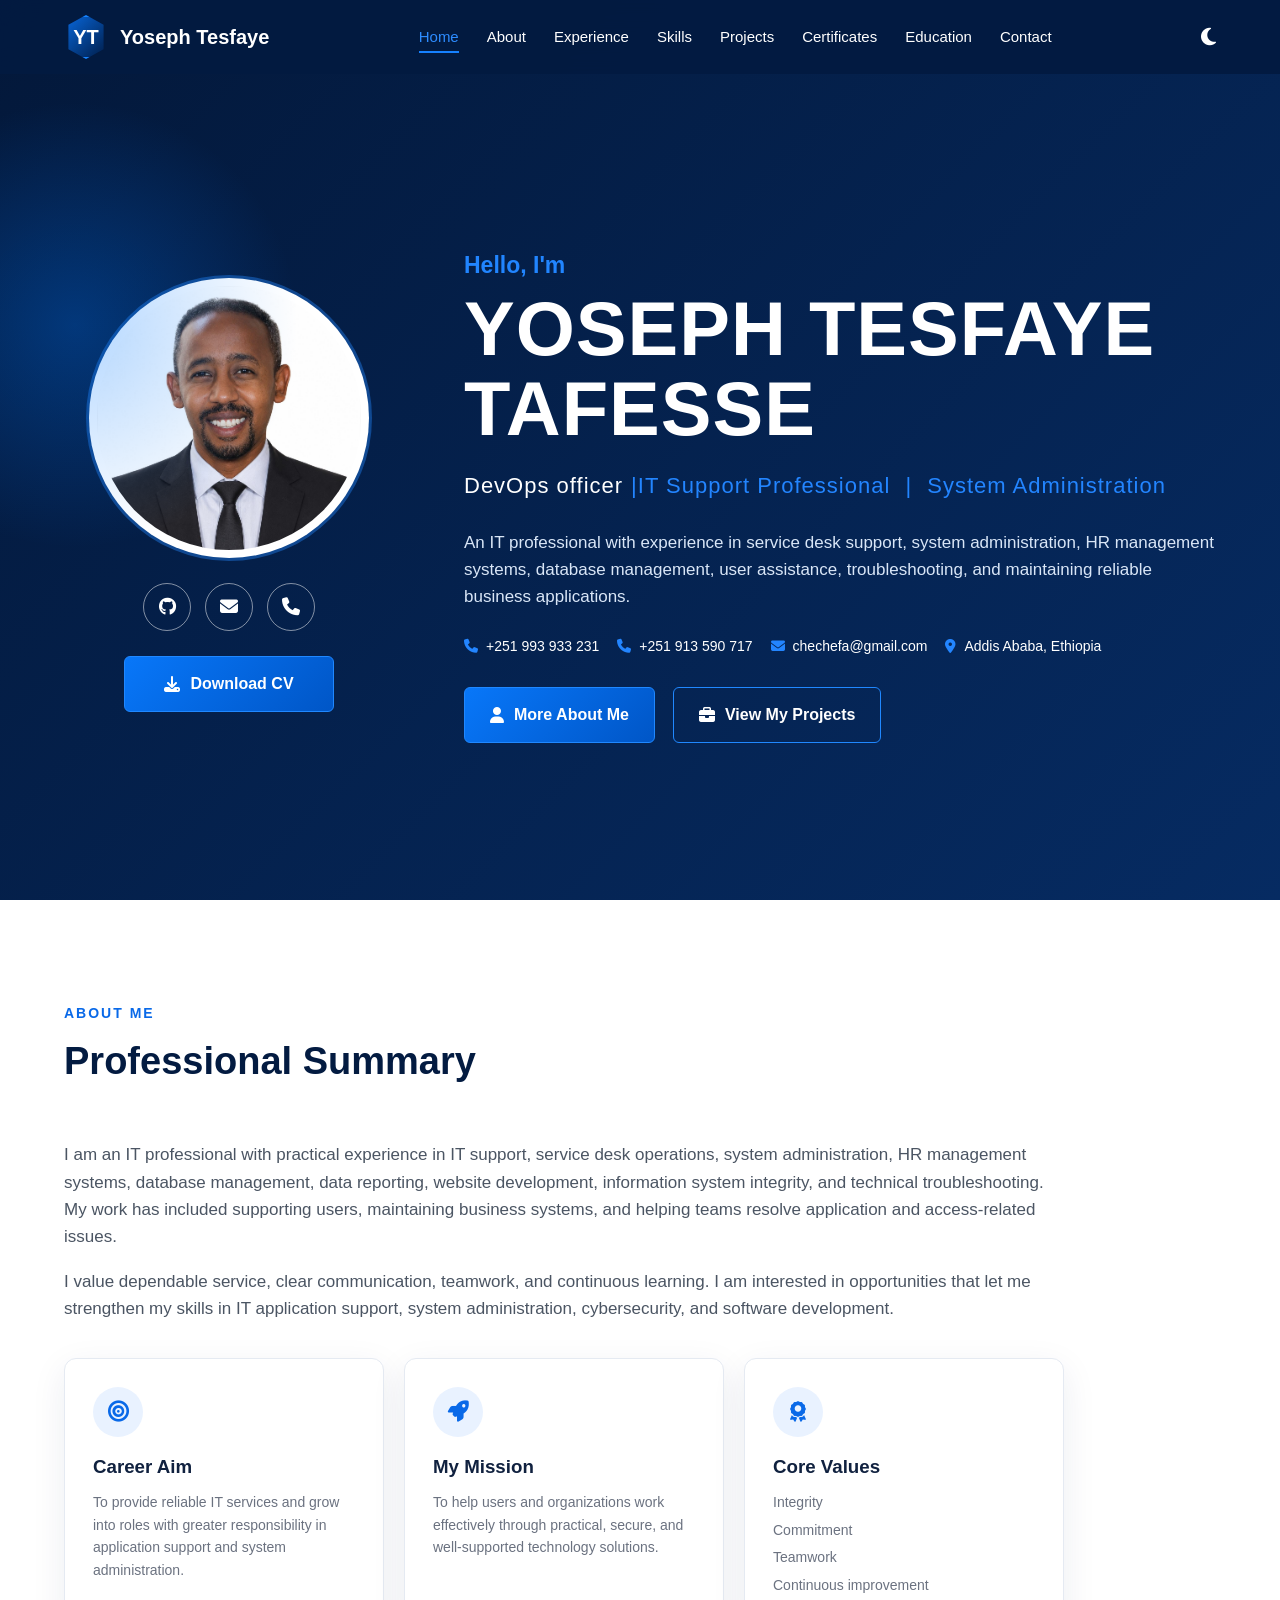
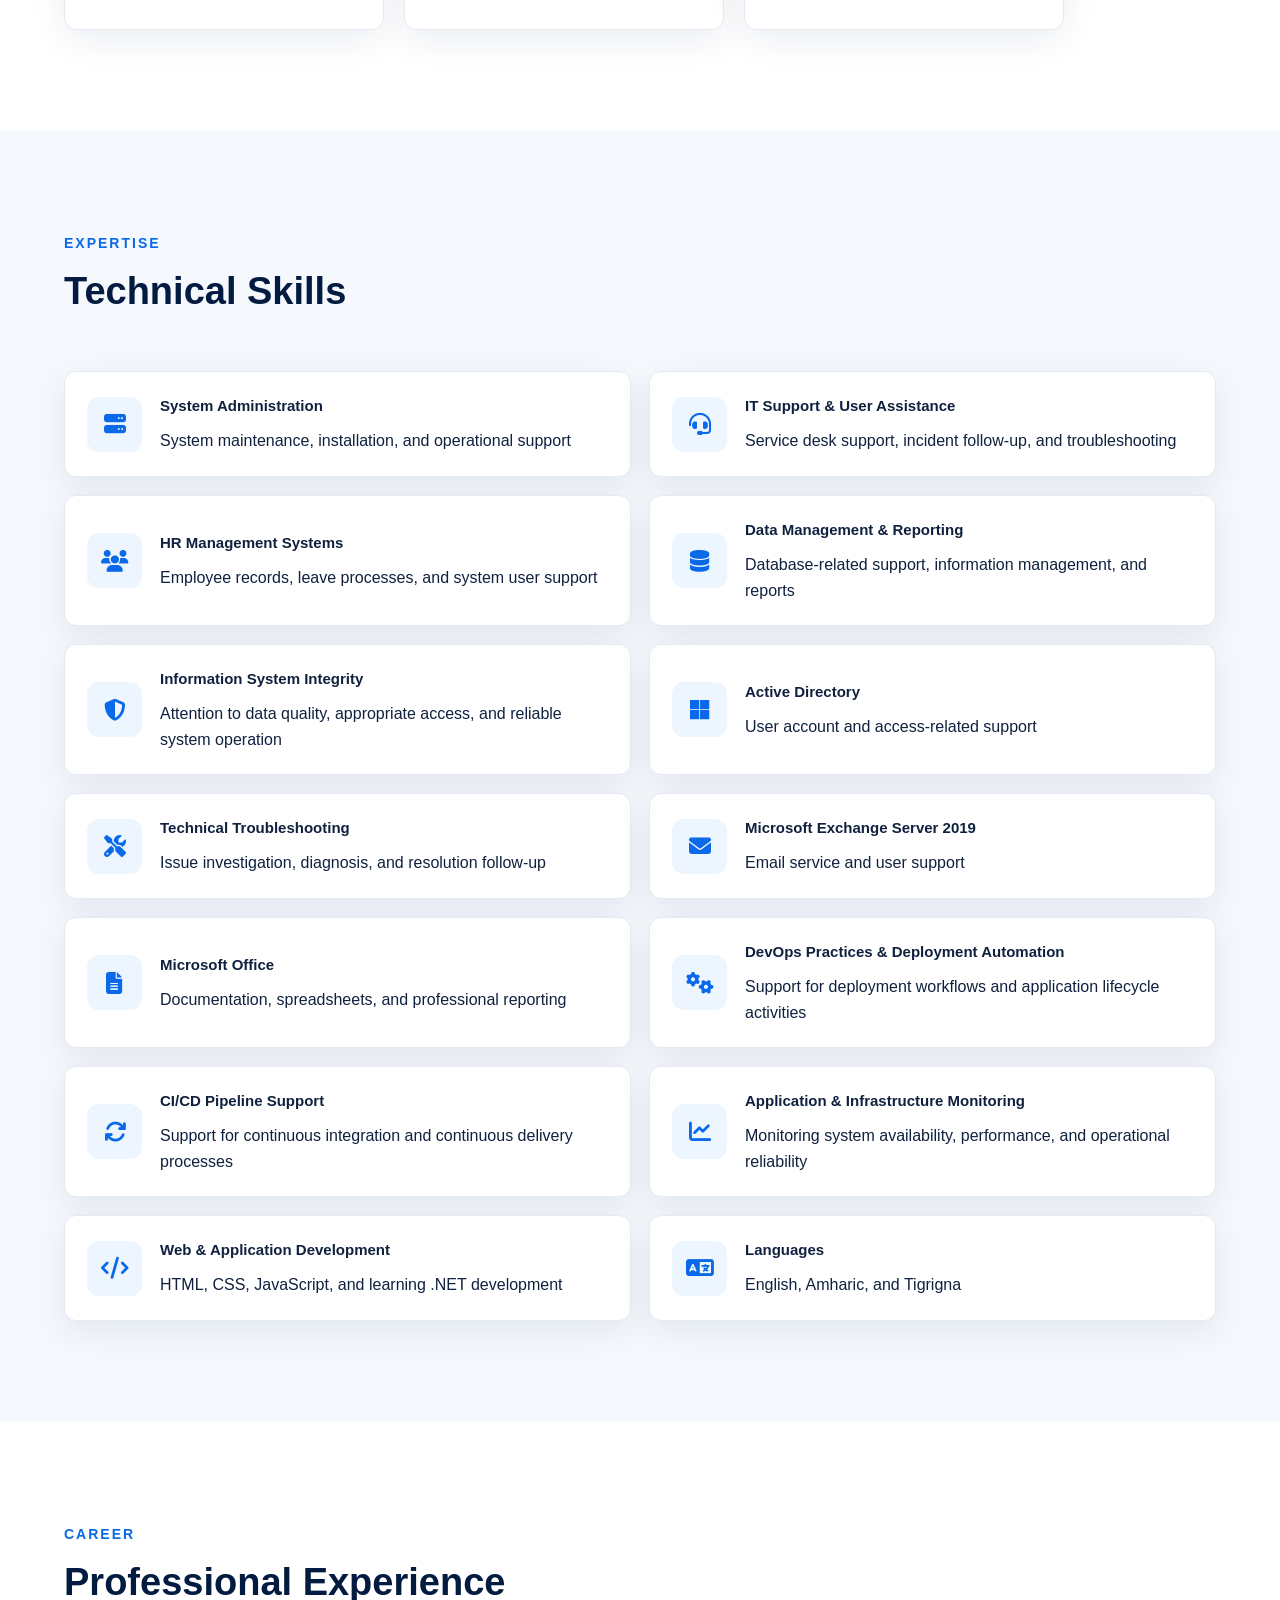
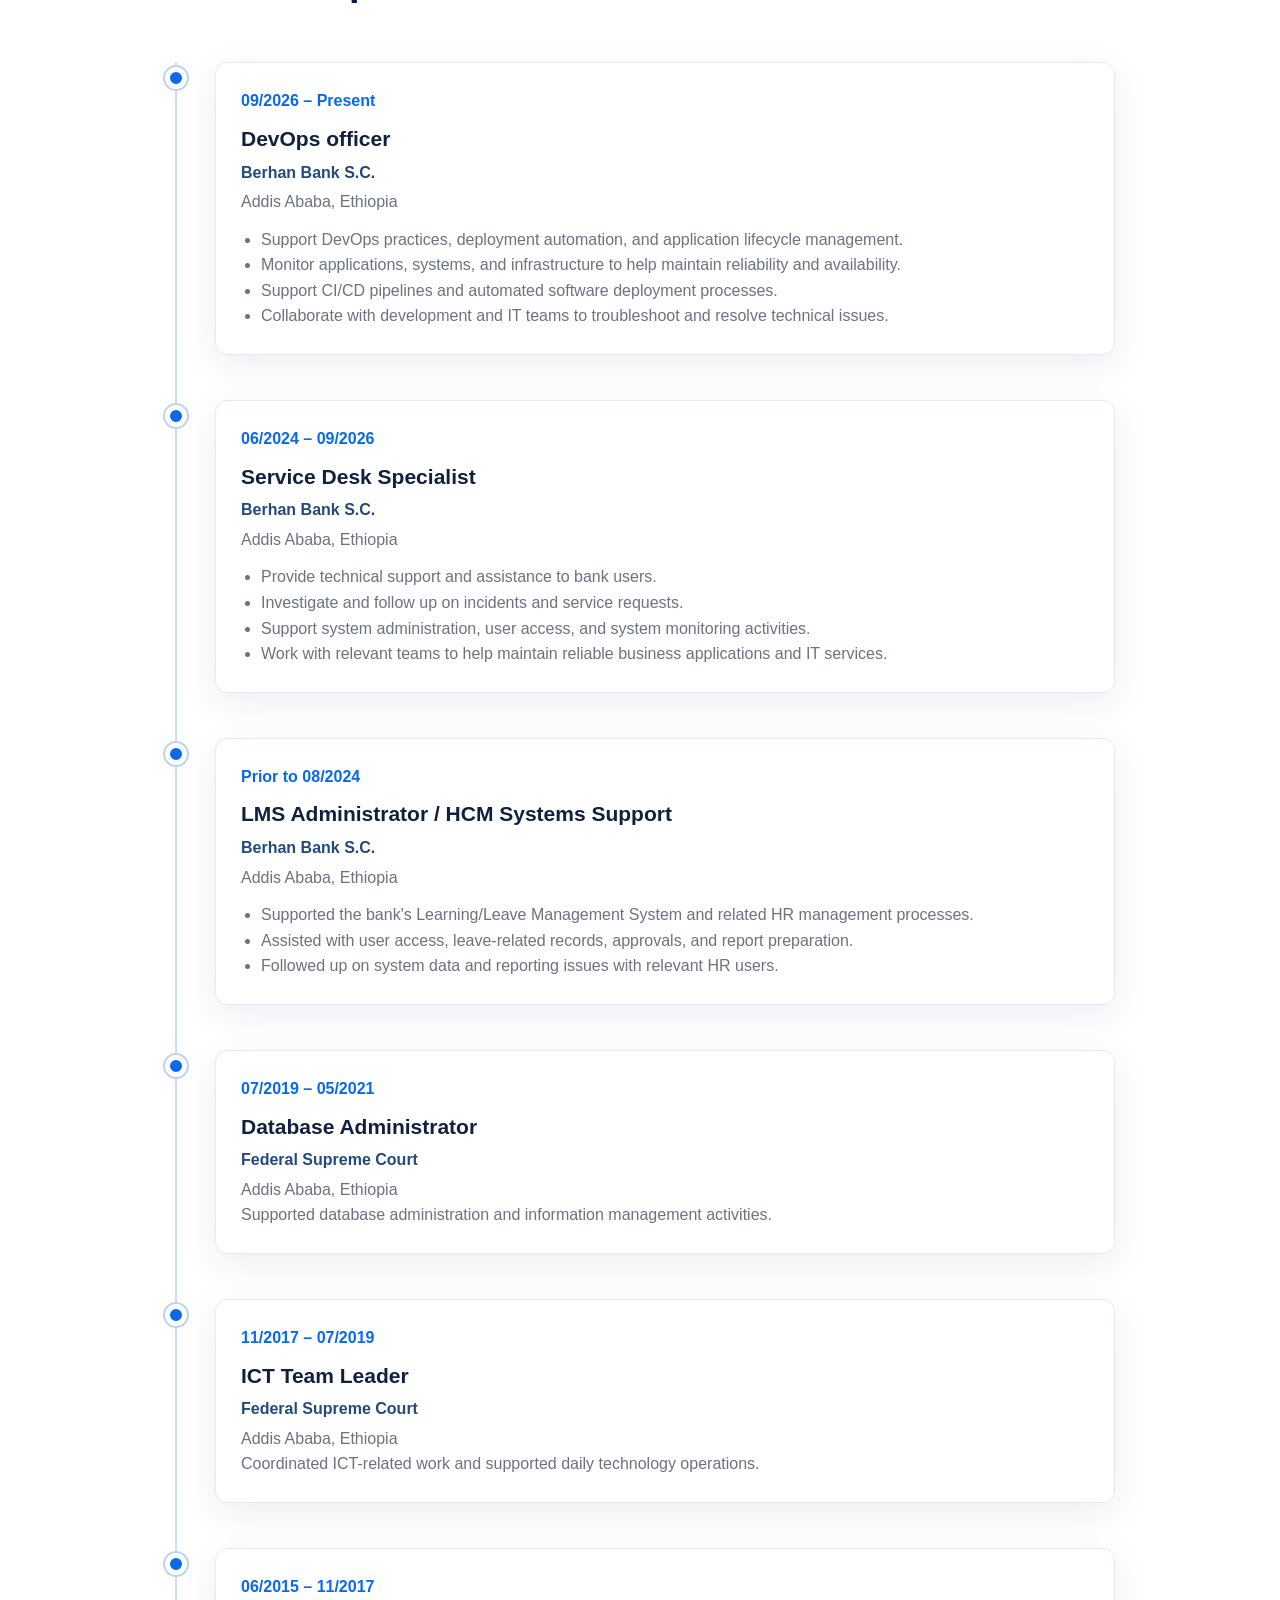
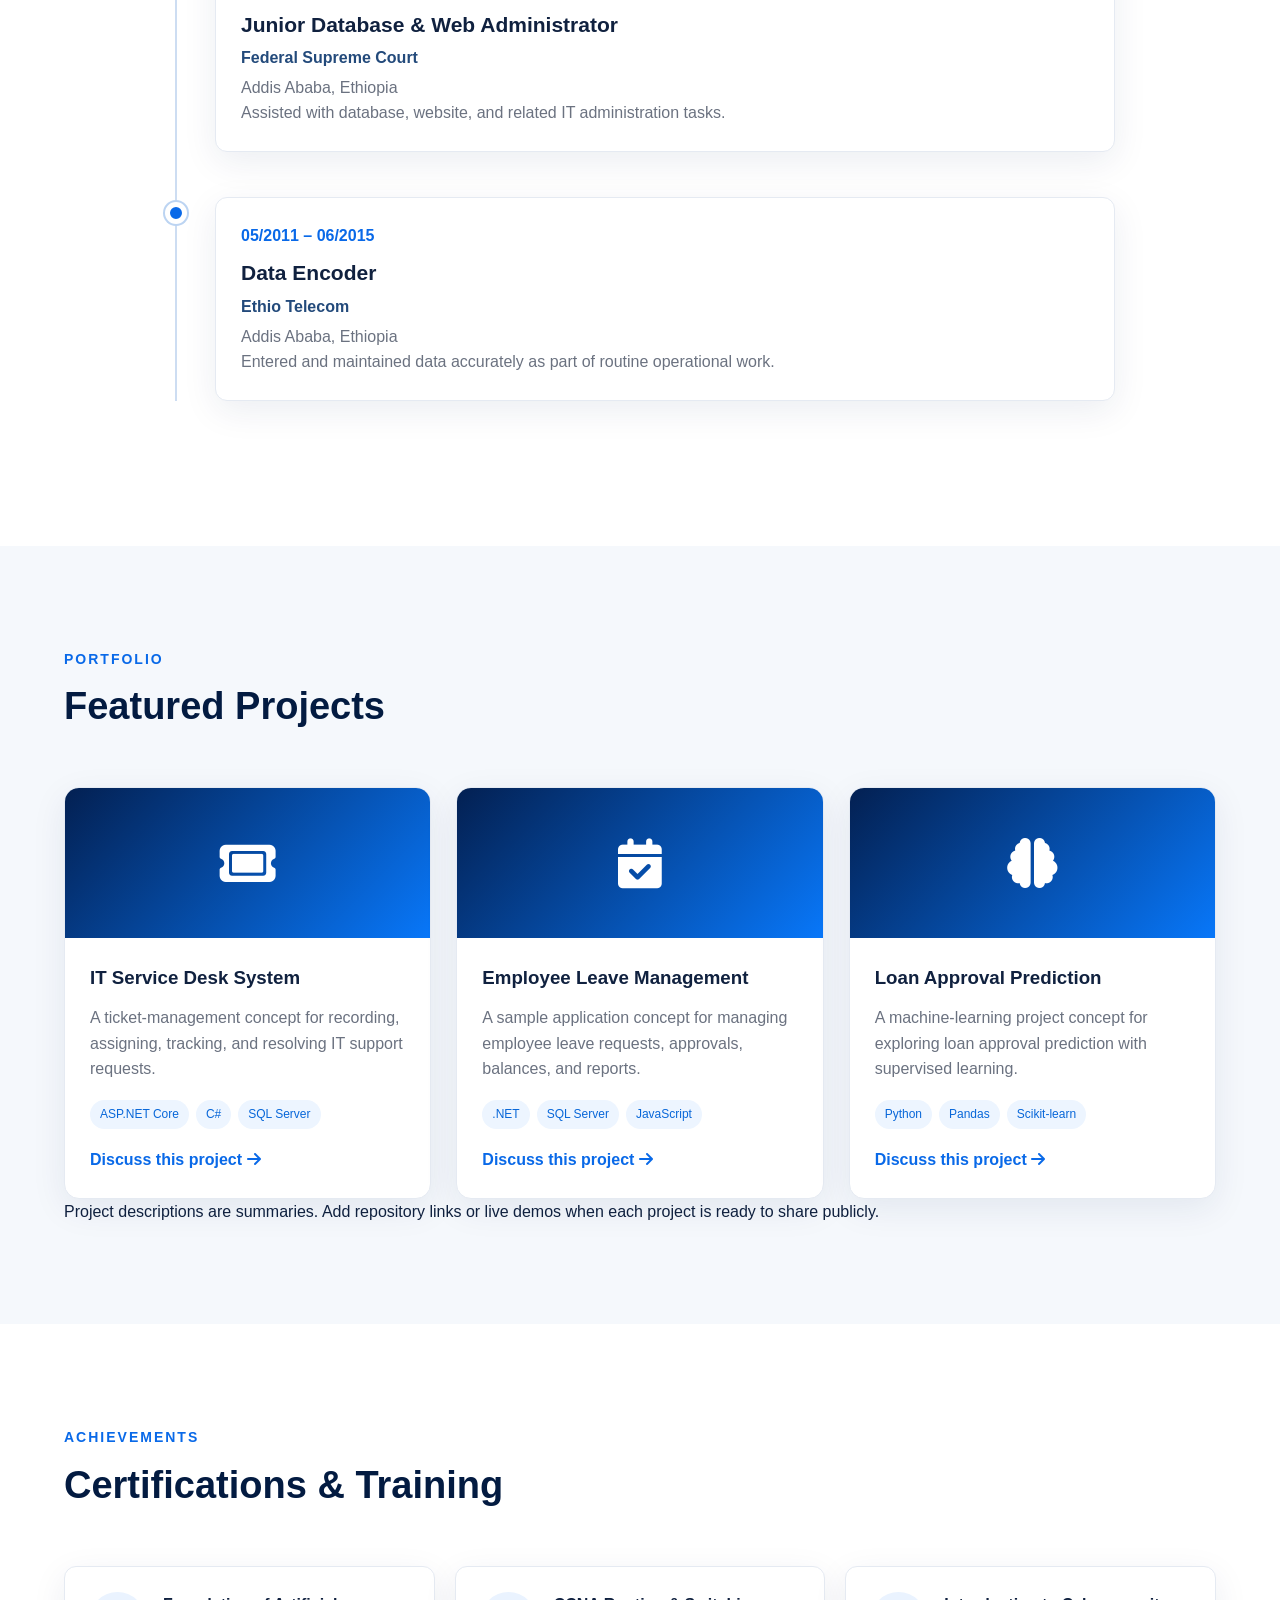
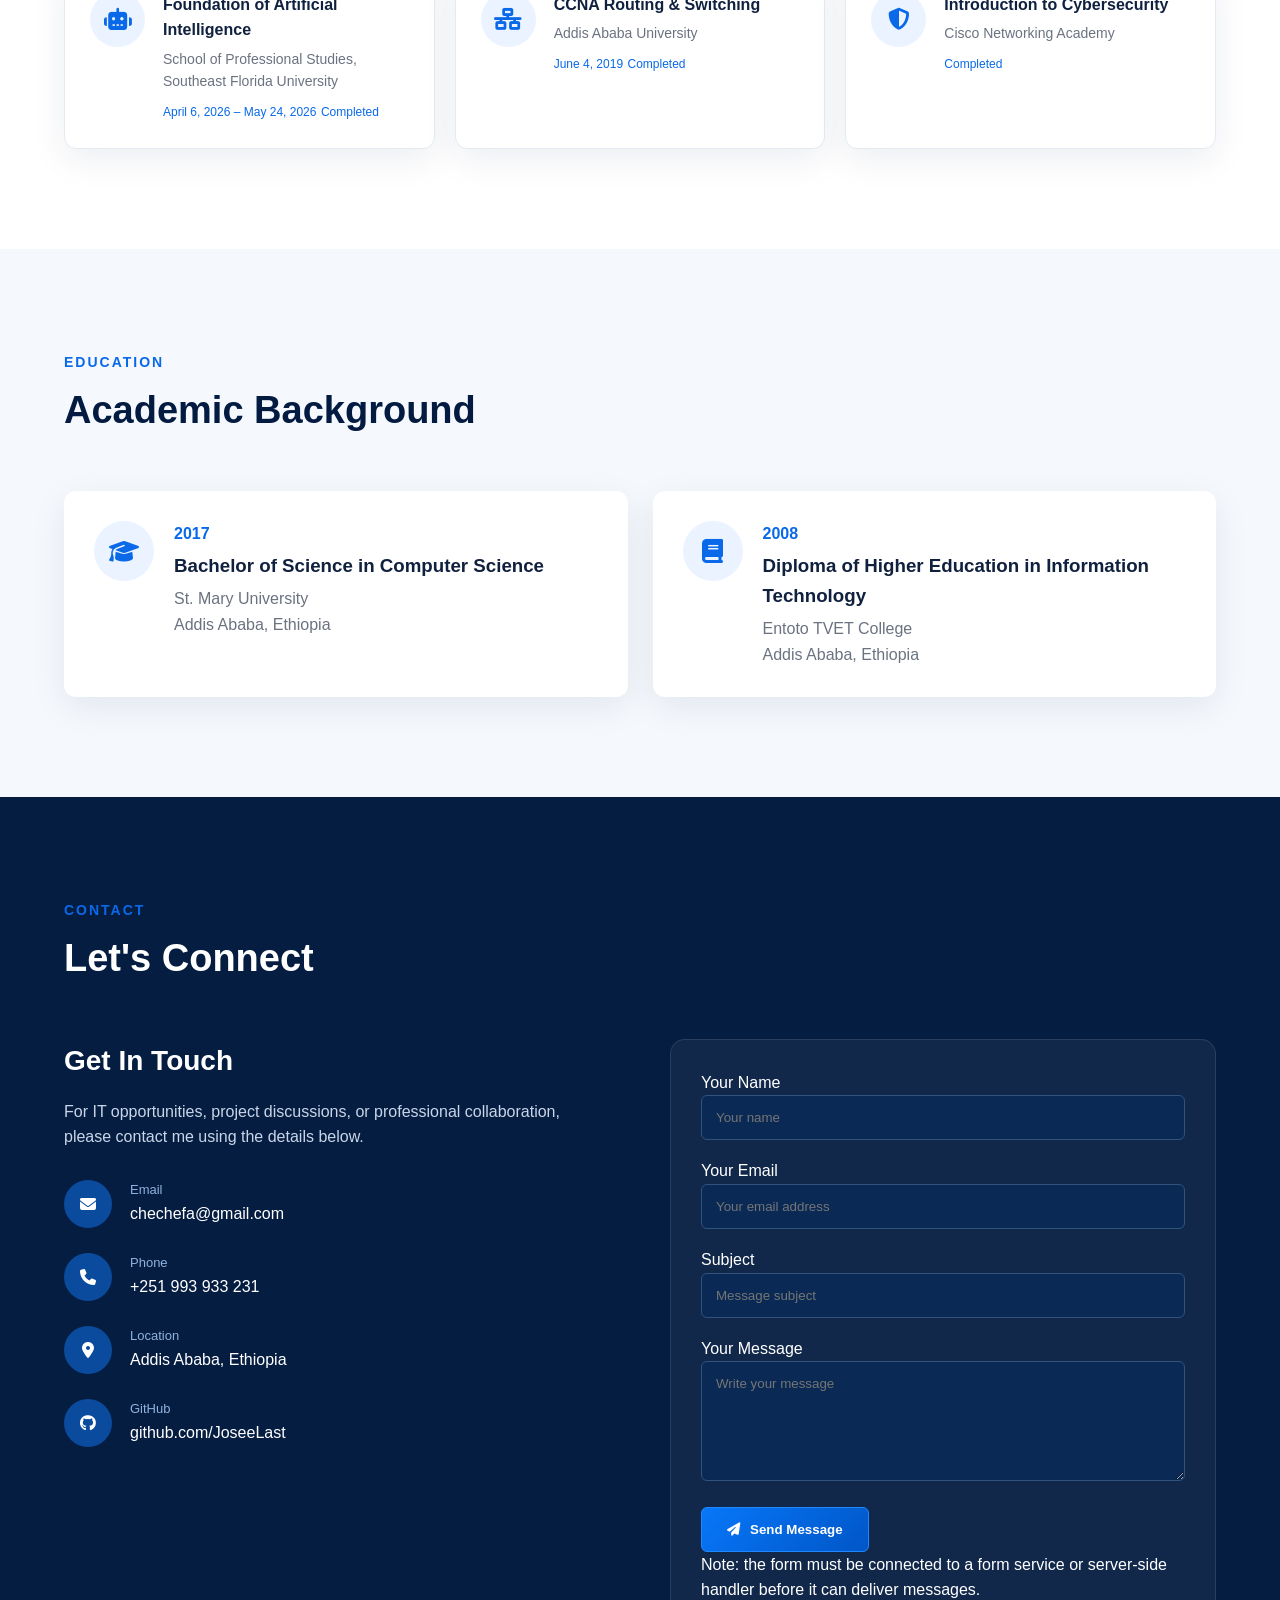
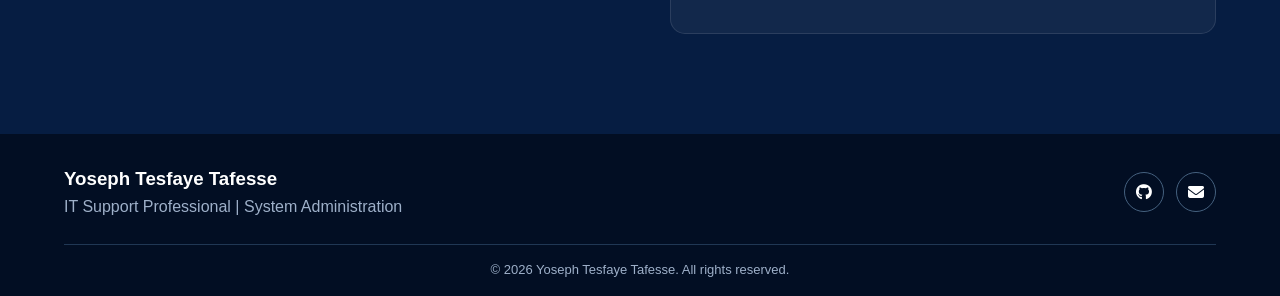
<file: index.html>
<!DOCTYPE html>
<html lang="en">
<head>
    <meta charset="UTF-8">
    <meta name="viewport" content="width=device-width, initial-scale=1.0">
    <meta name="description" content="Yoseph Tesfaye Tafesse's professional portfolio: IT support, service desk operations, system administration, HR management systems, and application support.">
    <meta name="keywords" content="Yoseph Tesfaye Tafesse, IT Support, Service Desk, System Administration, DevOps, Deployment Automation, CI/CD, Application Monitoring, HR Management Systems, SQL Server, Cybersecurity">
    <meta name="author" content="Yoseph Tesfaye Tafesse">
    <meta name="theme-color" content="#12233f">
    <title>Yoseph Tesfaye Tafesse | IT Support Professional</title>

    <!-- Keep this path aligned with your existing project folder structure. -->
    <link rel="stylesheet" href="css/style.css">
    <link rel="stylesheet" href="https://cdnjs.cloudflare.com/ajax/libs/font-awesome/6.5.2/css/all.min.css">
</head>
<body>
    <!-- Main navigation -->
    <header class="header">
        <nav class="navbar" aria-label="Main navigation">
            <a href="#home" class="logo" aria-label="Yoseph Tesfaye Tafesse home">
                <span class="logo-icon" aria-hidden="true">YT</span>
                <span>Yoseph Tesfaye</span>
            </a>

            <ul class="nav-links" id="navLinks">
                <li><a href="#home" class="active">Home</a></li>
                <li><a href="#about">About</a></li>
                <li><a href="#experience">Experience</a></li>
                <li><a href="#skills">Skills</a></li>
                <li><a href="#projects">Projects</a></li>
                <li><a href="#certificates">Certificates</a></li>
                <li><a href="#education">Education</a></li>
                <li><a href="#contact">Contact</a></li>
            </ul>

            <div class="nav-actions">
                <button type="button" id="themeToggle" class="theme-btn" aria-label="Toggle dark mode" title="Toggle dark mode">
                    <i class="fas fa-moon" aria-hidden="true"></i>
                </button>
                <button type="button" id="menuToggle" class="menu-btn" aria-label="Open navigation menu" aria-controls="navLinks" aria-expanded="false" title="Open menu">
                    <i class="fas fa-bars" aria-hidden="true"></i>
                </button>
            </div>
        </nav>
    </header>

    <main>
        <!-- Hero / introduction -->
        <section id="home" class="hero">
            <div class="hero-background" aria-hidden="true"></div>
            <div class="hero-container">
                <div class="hero-profile">
                    <div class="profile-image-container">
                        <img src="images/Yoseph.jpg" alt="Portrait of Yoseph Tesfaye Tafesse" class="profile-image" fetchpriority="high">
                    </div>

                    <div class="social-icons" aria-label="Contact and professional links">
                        <a href="https://github.com/JoseeLast" target="_blank" rel="noopener noreferrer" aria-label="GitHub profile" title="GitHub">
                            <i class="fab fa-github" aria-hidden="true"></i>
                        </a>
                        <a href="mailto:chechefa@gmail.com" aria-label="Send email" title="Email">
                            <i class="fas fa-envelope" aria-hidden="true"></i>
                        </a>
                        <a href="tel:+251993933231" aria-label="Call Yoseph" title="Phone">
                            <i class="fas fa-phone" aria-hidden="true"></i>
                        </a>
                    </div>

                    <a href="cv/Yoseph-Tesfaye-CV.pdf" class="btn btn-primary cv-btn" download>
                        <i class="fas fa-download" aria-hidden="true"></i>
                        Download CV
                    </a>
                </div>

                <div class="hero-content">
                    <p class="hello-text">Hello, I'm</p>
                    <h1>Yoseph Tesfaye Tafesse</h1>
                    <h2> DevOps officer<span aria-hidden="true">|IT Support Professional <span aria-hidden="true">|</span> System Administration</h2>
                    <p class="hero-description">
                        An IT professional with experience in service desk support, system administration,
                        HR management systems, database management, user assistance, troubleshooting, and
                        maintaining reliable business applications.
                    </p>

                    <div class="contact-mini">
                        <a href="tel:+251993933231"><i class="fas fa-phone" aria-hidden="true"></i> +251 993 933 231</a>
                        <a href="tel:+251913590717"><i class="fas fa-phone" aria-hidden="true"></i> +251 913 590 717</a>
                        <a href="mailto:chechefa@gmail.com"><i class="fas fa-envelope" aria-hidden="true"></i> chechefa@gmail.com</a>
                        <span><i class="fas fa-location-dot" aria-hidden="true"></i> Addis Ababa, Ethiopia</span>
                    </div>

                    <div class="hero-buttons">
                        <a href="#about" class="btn btn-primary"><i class="fas fa-user" aria-hidden="true"></i> More About Me</a>
                        <a href="#projects" class="btn btn-outline"><i class="fas fa-briefcase" aria-hidden="true"></i> View My Projects</a>
                    </div>
                </div>
            </div>
        </section>

        <!-- Professional summary -->
        <section id="about" class="section">
            <div class="section-container">
                <div class="section-heading">
                    <span>ABOUT ME</span>
                    <h2>Professional Summary</h2>
                </div>

                <div class="about-grid">
                    <div class="about-text">
                        <p>
                            I am an IT professional with practical experience in IT support, service desk operations,
                            system administration, HR management systems, database management, data reporting,
                            website development, information system integrity, and technical troubleshooting.
                            My work has included supporting users, maintaining business systems, and helping teams
                            resolve application and access-related issues.
                        </p>
                        <p>
                            I value dependable service, clear communication, teamwork, and continuous learning.
                            I am interested in opportunities that let me strengthen my skills in IT application
                            support, system administration, cybersecurity, and software development.
                        </p>

                        <div class="about-cards">
                            <article class="about-card">
                                <div class="about-card-icon"><i class="fas fa-bullseye" aria-hidden="true"></i></div>
                                <h3>Career Aim</h3>
                                <p>To provide reliable IT services and grow into roles with greater responsibility in application support and system administration.</p>
                            </article>
                            <article class="about-card">
                                <div class="about-card-icon"><i class="fas fa-rocket" aria-hidden="true"></i></div>
                                <h3>My Mission</h3>
                                <p>To help users and organizations work effectively through practical, secure, and well-supported technology solutions.</p>
                            </article>
                            <article class="about-card">
                                <div class="about-card-icon"><i class="fas fa-award" aria-hidden="true"></i></div>
                                <h3>Core Values</h3>
                                <ul>
                                    <li>Integrity</li>
                                    <li>Commitment</li>
                                    <li>Teamwork</li>
                                    <li>Continuous improvement</li>
                                </ul>
                            </article>
                        </div>
                    </div>
                </div>
            </div>
        </section>

        <!-- Skills: no percentage scores are shown so the page does not imply unverified proficiency ratings. -->
        <section id="skills" class="section skills-section">
            <div class="section-container">
                <div class="section-heading">
                    <span>EXPERTISE</span>
                    <h2>Technical Skills</h2>
                </div>

                <div class="skills-grid">
                    <article class="skill-card">
                        <div class="skill-icon"><i class="fas fa-server" aria-hidden="true"></i></div>
                        <div><h3>System Administration</h3><p>System maintenance, installation, and operational support</p></div>
                    </article>
                    <article class="skill-card">
                        <div class="skill-icon"><i class="fas fa-headset" aria-hidden="true"></i></div>
                        <div><h3>IT Support &amp; User Assistance</h3><p>Service desk support, incident follow-up, and troubleshooting</p></div>
                    </article>
                    <article class="skill-card">
                        <div class="skill-icon"><i class="fas fa-users" aria-hidden="true"></i></div>
                        <div><h3>HR Management Systems</h3><p>Employee records, leave processes, and system user support</p></div>
                    </article>
                    <article class="skill-card">
                        <div class="skill-icon"><i class="fas fa-database" aria-hidden="true"></i></div>
                        <div><h3>Data Management &amp; Reporting</h3><p>Database-related support, information management, and reports</p></div>
                    </article>
                    <article class="skill-card">
                        <div class="skill-icon"><i class="fas fa-shield-halved" aria-hidden="true"></i></div>
                        <div><h3>Information System Integrity</h3><p>Attention to data quality, appropriate access, and reliable system operation</p></div>
                    </article>
                    <article class="skill-card">
                        <div class="skill-icon"><i class="fab fa-microsoft" aria-hidden="true"></i></div>
                        <div><h3>Active Directory</h3><p>User account and access-related support</p></div>
                    </article>
                    <article class="skill-card">
                        <div class="skill-icon"><i class="fas fa-screwdriver-wrench" aria-hidden="true"></i></div>
                        <div><h3>Technical Troubleshooting</h3><p>Issue investigation, diagnosis, and resolution follow-up</p></div>
                    </article>
                    <article class="skill-card">
                        <div class="skill-icon"><i class="fas fa-envelope" aria-hidden="true"></i></div>
                        <div><h3>Microsoft Exchange Server 2019</h3><p>Email service and user support</p></div>
                    </article>
                    <article class="skill-card">
                        <div class="skill-icon"><i class="fas fa-file-alt" aria-hidden="true"></i></div>
                        <div><h3>Microsoft Office</h3><p>Documentation, spreadsheets, and professional reporting</p></div>
                    </article>
                    <article class="skill-card">
                        <div class="skill-icon"><i class="fas fa-gears" aria-hidden="true"></i></div>
                        <div><h3>DevOps Practices &amp; Deployment Automation</h3><p>Support for deployment workflows and application lifecycle activities</p></div>
                    </article>
                    <article class="skill-card">
                        <div class="skill-icon"><i class="fas fa-arrows-rotate" aria-hidden="true"></i></div>
                        <div><h3>CI/CD Pipeline Support</h3><p>Support for continuous integration and continuous delivery processes</p></div>
                    </article>
                    <article class="skill-card">
                        <div class="skill-icon"><i class="fas fa-chart-line" aria-hidden="true"></i></div>
                        <div><h3>Application &amp; Infrastructure Monitoring</h3><p>Monitoring system availability, performance, and operational reliability</p></div>
                    </article>
                    <article class="skill-card">
                        <div class="skill-icon"><i class="fas fa-code" aria-hidden="true"></i></div>
                        <div><h3>Web &amp; Application Development</h3><p>HTML, CSS, JavaScript, and learning .NET development</p></div>
                    </article>
                    <article class="skill-card">
                        <div class="skill-icon"><i class="fas fa-language" aria-hidden="true"></i></div>
                        <div><h3>Languages</h3><p>English, Amharic, and Tigrigna</p></div>
                    </article>
                </div>
            </div>
        </section>

        <!-- Work history: latest DevOps role followed by prior IT support and systems roles. -->
        <section id="experience" class="section">
            <div class="section-container">
                <div class="section-heading">
                    <span>CAREER</span>
                    <h2>Professional Experience</h2>
                </div>

                <div class="timeline">
                    <article class="timeline-item">
                        <div class="timeline-dot" aria-hidden="true"></div>
                        <div class="timeline-content">
                            <span class="timeline-date">09/2026 – Present</span>
                            <h3>DevOps officer</h3>
                            <h4>Berhan Bank S.C.</h4>
                            <p>Addis Ababa, Ethiopia</p>
                            <ul>
                                <li>Support DevOps practices, deployment automation, and application lifecycle management.</li>
                                <li>Monitor applications, systems, and infrastructure to help maintain reliability and availability.</li>
                                <li>Support CI/CD pipelines and automated software deployment processes.</li>
                                <li>Collaborate with development and IT teams to troubleshoot and resolve technical issues.</li>
                            </ul>
                        </div>
                    </article>

                    <article class="timeline-item">
                        <div class="timeline-dot" aria-hidden="true"></div>
                        <div class="timeline-content">
                            <span class="timeline-date">06/2024 – 09/2026</span>
                            <h3>Service Desk Specialist</h3>
                            <h4>Berhan Bank S.C.</h4>
                            <p>Addis Ababa, Ethiopia</p>
                            <ul>
                                <li>Provide technical support and assistance to bank users.</li>
                                <li>Investigate and follow up on incidents and service requests.</li>
                                <li>Support system administration, user access, and system monitoring activities.</li>
                                <li>Work with relevant teams to help maintain reliable business applications and IT services.</li>
                            </ul>
                        </div>
                    </article>

                    <article class="timeline-item">
                        <div class="timeline-dot" aria-hidden="true"></div>
                        <div class="timeline-content">
                            <span class="timeline-date">Prior to 08/2024</span>
                            <h3>LMS Administrator / HCM Systems Support</h3>
                            <h4>Berhan Bank S.C.</h4>
                            <p>Addis Ababa, Ethiopia</p>
                            <ul>
                                <li>Supported the bank's Learning/Leave Management System and related HR management processes.</li>
                                <li>Assisted with user access, leave-related records, approvals, and report preparation.</li>
                                <li>Followed up on system data and reporting issues with relevant HR users.</li>
                            </ul>
                        </div>
                    </article>

                    <article class="timeline-item">
                        <div class="timeline-dot" aria-hidden="true"></div>
                        <div class="timeline-content">
                            <span class="timeline-date">07/2019 – 05/2021</span>
                            <h3>Database Administrator</h3>
                            <h4>Federal Supreme Court</h4>
                            <p>Addis Ababa, Ethiopia</p>
                            <p>Supported database administration and information management activities.</p>
                        </div>
                    </article>

                    <article class="timeline-item">
                        <div class="timeline-dot" aria-hidden="true"></div>
                        <div class="timeline-content">
                            <span class="timeline-date">11/2017 – 07/2019</span>
                            <h3>ICT Team Leader</h3>
                            <h4>Federal Supreme Court</h4>
                            <p>Addis Ababa, Ethiopia</p>
                            <p>Coordinated ICT-related work and supported daily technology operations.</p>
                        </div>
                    </article>

                    <article class="timeline-item">
                        <div class="timeline-dot" aria-hidden="true"></div>
                        <div class="timeline-content">
                            <span class="timeline-date">06/2015 – 11/2017</span>
                            <h3>Junior Database &amp; Web Administrator</h3>
                            <h4>Federal Supreme Court</h4>
                            <p>Addis Ababa, Ethiopia</p>
                            <p>Assisted with database, website, and related IT administration tasks.</p>
                        </div>
                    </article>

                    <article class="timeline-item">
                        <div class="timeline-dot" aria-hidden="true"></div>
                        <div class="timeline-content">
                            <span class="timeline-date">05/2011 – 06/2015</span>
                            <h3>Data Encoder</h3>
                            <h4>Ethio Telecom</h4>
                            <p>Addis Ababa, Ethiopia</p>
                            <p>Entered and maintained data accurately as part of routine operational work.</p>
                        </div>
                    </article>
                </div>
            </div>
        </section>

        <!-- Projects -->
        <section id="projects" class="section projects-section">
            <div class="section-container">
                <div class="section-heading">
                    <span>PORTFOLIO</span>
                    <h2>Featured Projects</h2>
                </div>

                <div class="projects-grid">
                    <article class="project-card">
                        <div class="project-icon"><i class="fas fa-ticket" aria-hidden="true"></i></div>
                        <div class="project-content">
                            <h3>IT Service Desk System</h3>
                            <p>A ticket-management concept for recording, assigning, tracking, and resolving IT support requests.</p>
                            <div class="technology-tags"><span>ASP.NET Core</span><span>C#</span><span>SQL Server</span></div>
                            <a href="#contact" class="project-link">Discuss this project <i class="fas fa-arrow-right" aria-hidden="true"></i></a>
                        </div>
                    </article>

                    <article class="project-card">
                        <div class="project-icon"><i class="fas fa-calendar-check" aria-hidden="true"></i></div>
                        <div class="project-content">
                            <h3>Employee Leave Management</h3>
                            <p>A sample application concept for managing employee leave requests, approvals, balances, and reports.</p>
                            <div class="technology-tags"><span>.NET</span><span>SQL Server</span><span>JavaScript</span></div>
                            <a href="#contact" class="project-link">Discuss this project <i class="fas fa-arrow-right" aria-hidden="true"></i></a>
                        </div>
                    </article>

                    <article class="project-card">
                        <div class="project-icon"><i class="fas fa-brain" aria-hidden="true"></i></div>
                        <div class="project-content">
                            <h3>Loan Approval Prediction</h3>
                            <p>A machine-learning project concept for exploring loan approval prediction with supervised learning.</p>
                            <div class="technology-tags"><span>Python</span><span>Pandas</span><span>Scikit-learn</span></div>
                            <a href="#contact" class="project-link">Discuss this project <i class="fas fa-arrow-right" aria-hidden="true"></i></a>
                        </div>
                    </article>
                </div>
                <p class="projects-note">Project descriptions are summaries. Add repository links or live demos when each project is ready to share publicly.</p>
            </div>
        </section>

        <!-- Certificates -->
        <section id="certificates" class="section">
            <div class="section-container">
                <div class="section-heading">
                    <span>ACHIEVEMENTS</span>
                    <h2>Certifications &amp; Training</h2>
                </div>

                <div class="certificates-grid">
                    <article class="certificate-card">
                        <div class="certificate-icon"><i class="fas fa-robot" aria-hidden="true"></i></div>
                        <div>
                            <h3>Foundation of Artificial Intelligence</h3>
                            <p>School of Professional Studies, Southeast Florida University</p>
                            <span>April 6, 2026 – May 24, 2026</span>
                             <span>Completed</span>
                        </div>
                    </article>
                    <article class="certificate-card">
                        <div class="certificate-icon"><i class="fas fa-network-wired" aria-hidden="true"></i></div>
                        <div>
                            <h3>CCNA Routing &amp; Switching</h3>
                            <p>Addis Ababa University</p>
                            <span>June 4, 2019</span>
                             <span>Completed</span>
                        </div>
                    </article>
                    <article class="certificate-card">
                        <div class="certificate-icon"><i class="fas fa-shield-halved" aria-hidden="true"></i></div>
                        <div>
                            <h3>Introduction to Cybersecurity</h3>
                            <p>Cisco Networking Academy</p>
                            <span>Completed</span>
                        </div>
                    </article>
                </div>
            </div>
        </section>

        <!-- Education -->
        <section id="education" class="section education-section">
            <div class="section-container">
                <div class="section-heading">
                    <span>EDUCATION</span>
                    <h2>Academic Background</h2>
                </div>

                <div class="education-grid">
                    <article class="education-card">
                        <div class="education-icon"><i class="fas fa-graduation-cap" aria-hidden="true"></i></div>
                        <div>
                            <span>2017</span>
                            <h3>Bachelor of Science in Computer Science</h3>
                            <p>St. Mary University</p>
                            <p>Addis Ababa, Ethiopia</p>
                        </div>
                    </article>
                    <article class="education-card">
                        <div class="education-icon"><i class="fas fa-book" aria-hidden="true"></i></div>
                        <div>
                            <span>2008</span>
                            <h3>Diploma of Higher Education in Information Technology</h3>
                            <p>Entoto TVET College</p>
                            <p>Addis Ababa, Ethiopia</p>
                        </div>
                    </article>
                </div>
            </div>
        </section>

        <!-- Contact -->
        <section id="contact" class="section contact-section">
            <div class="section-container">
                <div class="section-heading">
                    <span>CONTACT</span>
                    <h2>Let's Connect</h2>
                </div>

                <div class="contact-grid">
                    <div class="contact-info">
                        <h3>Get In Touch</h3>
                        <p>For IT opportunities, project discussions, or professional collaboration, please contact me using the details below.</p>

                        <div class="contact-item">
                            <i class="fas fa-envelope" aria-hidden="true"></i>
                            <div><span>Email</span><a href="mailto:chechefa@gmail.com">chechefa@gmail.com</a></div>
                        </div>
                        <div class="contact-item">
                            <i class="fas fa-phone" aria-hidden="true"></i>
                            <div><span>Phone</span><a href="tel:+251993933231">+251 993 933 231</a></div>
                        </div>
                        <div class="contact-item">
                            <i class="fas fa-location-dot" aria-hidden="true"></i>
                            <div><span>Location</span><p>Addis Ababa, Ethiopia</p></div>
                        </div>
                        <div class="contact-item">
                            <i class="fab fa-github" aria-hidden="true"></i>
                            <div><span>GitHub</span><a href="https://github.com/JoseeLast" target="_blank" rel="noopener noreferrer">github.com/JoseeLast</a></div>
                        </div>
                    </div>

                    <!-- This static page needs a mail-service/backend integration for direct form submission. -->
                    <form class="contact-form" id="contactForm">
                        <div class="form-group">
                            <label for="name">Your Name</label>
                            <input type="text" id="name" name="name" placeholder="Your name" autocomplete="name" required>
                        </div>
                        <div class="form-group">
                            <label for="email">Your Email</label>
                            <input type="email" id="email" name="email" placeholder="Your email address" autocomplete="email" required>
                        </div>
                        <div class="form-group">
                            <label for="subject">Subject</label>
                            <input type="text" id="subject" name="subject" placeholder="Message subject" required>
                        </div>
                        <div class="form-group">
                            <label for="message">Your Message</label>
                            <textarea id="message" name="message" rows="6" placeholder="Write your message" required></textarea>
                        </div>
                        <button type="submit" class="btn btn-primary">
                            <i class="fas fa-paper-plane" aria-hidden="true"></i>
                            Send Message
                        </button>
                        <p class="form-note">Note: the form must be connected to a form service or server-side handler before it can deliver messages.</p>
                    </form>
                </div>
            </div>
        </section>
    </main>

    <!-- Footer -->
    <footer class="footer">
        <div class="footer-container">
            <div>
                <h3>Yoseph Tesfaye Tafesse</h3>
                <p>IT Support Professional | System Administration</p>
            </div>
            <div class="footer-social" aria-label="Footer links">
                <a href="https://github.com/JoseeLast" target="_blank" rel="noopener noreferrer" aria-label="GitHub profile" title="GitHub"><i class="fab fa-github" aria-hidden="true"></i></a>
                <a href="mailto:chechefa@gmail.com" aria-label="Email Yoseph" title="Email"><i class="fas fa-envelope" aria-hidden="true"></i></a>
            </div>
        </div>
        <div class="footer-bottom">
            <p>&copy; <span id="currentYear">2026</span> Yoseph Tesfaye Tafesse. All rights reserved.</p>
        </div>
    </footer>

    <button type="button" id="backToTop" class="back-to-top" aria-label="Back to top" title="Back to top">
        <i class="fas fa-arrow-up" aria-hidden="true"></i>
    </button>

    <!-- Existing JavaScript file; make sure this path exists in the deployed project. -->
    <script src="js/script.js" defer></script>
    <script>
        // Keep the copyright year current without requiring a build step.
        document.getElementById('currentYear').textContent = new Date().getFullYear();
    </script>
</body>
</html>
</file>
<file: css/style.css>
/* =====================================================
   RESET
===================================================== */

* {
    margin: 0;
    padding: 0;
    box-sizing: border-box;
}


html {
    scroll-behavior: smooth;
}


body {
    font-family:
        "Segoe UI",
        Arial,
        sans-serif;

    line-height: 1.6;

    color: #10213f;

    background: #ffffff;

    transition:
        background 0.3s,
        color 0.3s;
}


a {
    text-decoration: none;
}


ul {
    list-style: none;
}


img {
    max-width: 100%;
    display: block;
}


/* =====================================================
   VARIABLES
===================================================== */

:root {

    --primary:
        #0969e8;

    --primary-dark:
        #00469b;

    --navy:
        #031b41;

    --dark:
        #071a38;

    --light:
        #f5f8fc;

    --white:
        #ffffff;

    --text:
        #10213f;

    --gray:
        #6b7280;

    --border:
        #e5eaf2;

    --shadow:
        0 10px 35px rgba(0, 35, 90, 0.08);

}


/* =====================================================
   HEADER
===================================================== */

.header {

    position: fixed;

    top: 0;

    left: 0;

    width: 100%;

    z-index: 1000;

    background:
        rgba(3, 27, 65, 0.96);

    backdrop-filter:
        blur(15px);

}


.navbar {

    max-width:
        1400px;

    margin:
        auto;

    padding:
        15px 5%;

    display:
        flex;

    align-items:
        center;

    justify-content:
        space-between;

}


.logo {

    display:
        flex;

    align-items:
        center;

    gap:
        12px;

    color:
        white;

    font-size:
        20px;

    font-weight:
        700;

}


.logo-icon {

    width:
        44px;

    height:
        44px;

    display:
        flex;

    align-items:
        center;

    justify-content:
        center;

    border:
        2px solid
        #1583ff;

    color:
        white;

    background:
        linear-gradient(
            135deg,
            #0866d9,
            #001d49
        );

    clip-path:
        polygon(
            50% 0%,
            90% 22%,
            90% 78%,
            50% 100%,
            10% 78%,
            10% 22%
        );

}


.nav-links {

    display:
        flex;

    gap:
        28px;

}


.nav-links a {

    color:
        #ffffff;

    font-size:
        15px;

    position:
        relative;

    transition:
        color 0.3s;

}


.nav-links a:hover,
.nav-links a.active {

    color:
        #2d8cff;

}


.nav-links a.active::after {

    content:
        "";

    position:
        absolute;

    left:
        0;

    bottom:
        -8px;

    width:
        100%;

    height:
        2px;

    background:
        #1681ff;

}


.nav-actions {

    display:
        flex;

    gap:
        12px;

}


.theme-btn,
.menu-btn {

    border:
        none;

    background:
        transparent;

    color:
        white;

    font-size:
        20px;

    cursor:
        pointer;

}


.menu-btn {

    display:
        none;

}


/* =====================================================
   HERO
===================================================== */

.hero {

    min-height:
        100vh;

    padding-top:
        90px;

    color:
        white;

    background:
        linear-gradient(
            135deg,
            #03183a,
            #062b62
        );

    position:
        relative;

    overflow:
        hidden;

}


.hero::before {

    content:
        "";

    position:
        absolute;

    width:
        450px;

    height:
        450px;

    left:
        -150px;

    top:
        100px;

    background:
        radial-gradient(
            circle,
            rgba(0, 120, 255, 0.3),
            transparent 70%
        );

}


.hero-container {

    max-width:
        1350px;

    min-height:
        calc(100vh - 90px);

    margin:
        auto;

    padding:
        70px 5%;

    display:
        grid;

    grid-template-columns:
        330px 1fr;

    align-items:
        center;

    gap:
        70px;

}


.hero-profile {

    text-align:
        center;

}


.profile-image-container {

    width:
        280px;

    height:
        280px;

    margin:
        auto;

    border-radius:
        50%;

    padding:
        8px;

    background:
        white;

    box-shadow:
        0 0 0 3px
        rgba(35, 135, 255, 0.4);

}


.profile-image {

    width:
        100%;

    height:
        100%;

    object-fit:
        cover;

    border-radius:
        50%;

}


.social-icons {

    display:
        flex;

    justify-content:
        center;

    gap:
        14px;

    margin:
        25px 0;

}


.social-icons a {

    width:
        48px;

    height:
        48px;

    border:
        1px solid
        rgba(255,255,255,0.5);

    border-radius:
        50%;

    display:
        flex;

    align-items:
        center;

    justify-content:
        center;

    color:
        white;

    font-size:
        18px;

    transition:
        0.3s;

}


.social-icons a:hover {

    background:
        var(--primary);

    border-color:
        var(--primary);

    transform:
        translateY(-4px);

}


.hero-content {

    max-width:
        900px;

}


.hello-text {

    color:
        #2185ff;

    font-size:
        23px;

    font-weight:
        600;

    margin-bottom:
        5px;

}


.hero h1 {

    font-size:
        clamp(
            42px,
            6vw,
            76px
        );

    text-transform:
        uppercase;

    line-height:
        1.05;

    margin-bottom:
        20px;

    letter-spacing:
        1px;

}


.hero h2 {

    font-size:
        22px;

    font-weight:
        400;

    letter-spacing:
        1px;

    margin-bottom:
        25px;

}


.hero h2 span {

    color:
        #2385ff;

    margin:
        0 8px;

}


.hero-description {

    font-size:
        17px;

    max-width:
        850px;

    color:
        #d9e6f7;

}


.contact-mini {

    display:
        flex;

    flex-wrap:
        wrap;

    gap:
        18px;

    margin:
        25px 0;

}


.contact-mini a,
.contact-mini span {

    color:
        white;

    display:
        flex;

    align-items:
        center;

    gap:
        8px;

    font-size:
        14px;

}


.contact-mini i {

    color:
        #2385ff;

}


.hero-buttons {

    display:
        flex;

    gap:
        18px;

    flex-wrap:
        wrap;

    margin-top:
        30px;

}


.btn {

    display:
        inline-flex;

    align-items:
        center;

    justify-content:
        center;

    gap:
        10px;

    padding:
        14px 25px;

    border-radius:
        6px;

    font-weight:
        600;

    transition:
        0.3s;

    cursor:
        pointer;

}


.btn-primary {

    color:
        white;

    background:
        linear-gradient(
            135deg,
            #0877f9,
            #0056c7
        );

    border:
        1px solid
        #2088ff;

}


.btn-primary:hover {

    transform:
        translateY(-3px);

    box-shadow:
        0 10px 25px
        rgba(0, 111, 255, 0.35);

}


.btn-outline {

    color:
        white;

    border:
        1px solid
        #2088ff;

    background:
        transparent;

}


.btn-outline:hover {

    background:
        #0877f9;

}


.cv-btn {

    width:
        210px;

}


/* =====================================================
   SECTIONS
===================================================== */

.section {

    padding:
        100px 5%;

}


.section-container {

    max-width:
        1200px;

    margin:
        auto;

}


.section-heading {

    margin-bottom:
        50px;

}


.section-heading span {

    color:
        var(--primary);

    font-size:
        14px;

    font-weight:
        700;

    letter-spacing:
        2px;

}


.section-heading h2 {

    font-size:
        38px;

    margin-top:
        5px;

    color:
        var(--navy);

}


/* =====================================================
   ABOUT
===================================================== */

.about-grid {

    display:
        grid;

    grid-template-columns:
        1fr;

}


.about-text {

    max-width:
        1000px;

}


.about-text > p {

    font-size:
        17px;

    margin-bottom:
        18px;

    color:
        #4b5563;

}


.about-cards {

    display:
        grid;

    grid-template-columns:
        repeat(
            3,
            1fr
        );

    gap:
        20px;

    margin-top:
        35px;

}


.about-card {

    padding:
        28px;

    border:
        1px solid
        var(--border);

    border-radius:
        12px;

    box-shadow:
        var(--shadow);

    background:
        white;

}


.about-card-icon {

    width:
        50px;

    height:
        50px;

    border-radius:
        50%;

    background:
        #e9f2ff;

    color:
        var(--primary);

    display:
        flex;

    align-items:
        center;

    justify-content:
        center;

    font-size:
        21px;

    margin-bottom:
        15px;

}


.about-card h3 {

    margin-bottom:
        10px;

}


.about-card p,
.about-card li {

    color:
        var(--gray);

    font-size:
        14px;

}


.about-card li {

    margin:
        5px 0;

}


/* =====================================================
   SKILLS
===================================================== */

.skills-section {

    background:
        var(--light);

}


.skills-grid {

    display:
        grid;

    grid-template-columns:
        repeat(
            2,
            1fr
        );

    gap:
        18px;

}


.skill-card {

    display:
        flex;

    align-items:
        center;

    gap:
        18px;

    padding:
        22px;

    background:
        white;

    border:
        1px solid
        var(--border);

    border-radius:
        12px;

    box-shadow:
        var(--shadow);

}


.skill-icon {

    min-width:
        55px;

    width:
        55px;

    height:
        55px;

    display:
        flex;

    align-items:
        center;

    justify-content:
        center;

    border-radius:
        12px;

    color:
        var(--primary);

    background:
        #edf5ff;

    font-size:
        22px;

}


.skill-card h3 {

    font-size:
        15px;

    margin-bottom:
        10px;

}


.skill-bar {

    width:
        250px;

    max-width:
        100%;

    height:
        7px;

    border-radius:
        10px;

    background:
        #e5e7eb;

    overflow:
        hidden;

}


.skill-bar span {

    display:
        block;

    height:
        100%;

    border-radius:
        10px;

    background:
        linear-gradient(
            90deg,
            #006bea,
            #31a0ff
        );

}


/* =====================================================
   EXPERIENCE
===================================================== */

.timeline {

    position:
        relative;

    max-width:
        950px;

    margin:
        auto;

}


.timeline::before {

    content:
        "";

    position:
        absolute;

    left:
        10px;

    top:
        0;

    bottom:
        0;

    width:
        2px;

    background:
        #cdddf2;

}


.timeline-item {

    position:
        relative;

    padding-left:
        50px;

    margin-bottom:
        45px;

}


.timeline-dot {

    position:
        absolute;

    left:
        0;

    top:
        5px;

    width:
        22px;

    height:
        22px;

    border-radius:
        50%;

    background:
        var(--primary);

    border:
        5px solid
        white;

    box-shadow:
        0 0 0 2px
        #bcd4f2;

}


.timeline-content {

    padding:
        25px;

    border:
        1px solid
        var(--border);

    border-radius:
        12px;

    background:
        white;

    box-shadow:
        var(--shadow);

}


.timeline-date {

    display:
        inline-block;

    color:
        var(--primary);

    font-weight:
        700;

    margin-bottom:
        8px;

}


.timeline-content h3 {

    font-size:
        21px;

}


.timeline-content h4 {

    color:
        #234a7b;

    margin:
        4px 0;

}


.timeline-content p {

    color:
        var(--gray);

}


.timeline-content ul {

    list-style:
        disc;

    margin:
        12px 0 0 20px;

    color:
        var(--gray);

}


/* =====================================================
   PROJECTS
===================================================== */

.projects-section {

    background:
        var(--light);

}


.projects-grid {

    display:
        grid;

    grid-template-columns:
        repeat(
            3,
            1fr
        );

    gap:
        25px;

}


.project-card {

    background:
        white;

    border:
        1px solid
        var(--border);

    border-radius:
        15px;

    overflow:
        hidden;

    box-shadow:
        var(--shadow);

    transition:
        0.3s;

}


.project-card:hover {

    transform:
        translateY(-8px);

}


.project-icon {

    height:
        150px;

    display:
        flex;

    align-items:
        center;

    justify-content:
        center;

    background:
        linear-gradient(
            135deg,
            #032052,
            #0877f9
        );

    color:
        white;

    font-size:
        50px;

}


.project-content {

    padding:
        25px;

}


.project-content h3 {

    margin-bottom:
        12px;

}


.project-content p {

    color:
        var(--gray);

}


.technology-tags {

    display:
        flex;

    flex-wrap:
        wrap;

    gap:
        7px;

    margin:
        18px 0;

}


.technology-tags span {

    padding:
        5px 10px;

    border-radius:
        20px;

    background:
        #edf5ff;

    color:
        #0867d9;

    font-size:
        12px;

}


.project-link {

    color:
        var(--primary);

    font-weight:
        700;

}


/* =====================================================
   CERTIFICATES
===================================================== */

.certificates-grid {

    display:
        grid;

    grid-template-columns:
        repeat(
            3,
            1fr
        );

    gap:
        20px;

}


.certificate-card {

    display:
        flex;

    gap:
        18px;

    padding:
        25px;

    background:
        white;

    border:
        1px solid
        var(--border);

    border-radius:
        12px;

    box-shadow:
        var(--shadow);

}


.certificate-icon {

    min-width:
        55px;

    height:
        55px;

    border-radius:
        50%;

    background:
        #eaf3ff;

    color:
        var(--primary);

    display:
        flex;

    align-items:
        center;

    justify-content:
        center;

    font-size:
        22px;

}


.certificate-card h3 {

    font-size:
        16px;

}


.certificate-card p {

    color:
        var(--gray);

    font-size:
        14px;

    margin:
        5px 0;

}


.certificate-card span {

    font-size:
        12px;

    color:
        var(--primary);

}


/* =====================================================
   EDUCATION
===================================================== */

.education-section {

    background:
        var(--light);

}


.education-grid {

    display:
        grid;

    grid-template-columns:
        repeat(
            2,
            1fr
        );

    gap:
        25px;

}


.education-card {

    display:
        flex;

    gap:
        20px;

    padding:
        30px;

    background:
        white;

    border-radius:
        12px;

    box-shadow:
        var(--shadow);

}


.education-icon {

    min-width:
        60px;

    height:
        60px;

    border-radius:
        50%;

    display:
        flex;

    align-items:
        center;

    justify-content:
        center;

    background:
        #eaf3ff;

    color:
        var(--primary);

    font-size:
        24px;

}


.education-card span {

    color:
        var(--primary);

    font-weight:
        700;

}


.education-card h3 {

    margin:
        5px 0;

}


.education-card p {

    color:
        var(--gray);

}


/* =====================================================
   CONTACT
===================================================== */

.contact-section {

    background:
        #061d42;

    color:
        white;

}


.contact-section .section-heading h2 {

    color:
        white;

}


.contact-grid {

    display:
        grid;

    grid-template-columns:
        1fr 1fr;

    gap:
        60px;

}


.contact-info h3 {

    font-size:
        28px;

    margin-bottom:
        15px;

}


.contact-info > p {

    color:
        #c9d6e8;

    margin-bottom:
        30px;

}


.contact-item {

    display:
        flex;

    gap:
        18px;

    margin:
        25px 0;

}


.contact-item > i {

    width:
        48px;

    height:
        48px;

    display:
        flex;

    align-items:
        center;

    justify-content:
        center;

    border-radius:
        50%;

    background:
        #0a4b9d;

    color:
        white;

}


.contact-item span {

    display:
        block;

    color:
        #91b2dc;

    font-size:
        13px;

}


.contact-item a,
.contact-item p {

    color:
        white;

}


.contact-form {

    padding:
        30px;

    border-radius:
        15px;

    background:
        rgba(
            255,
            255,
            255,
            0.05
        );

    border:
        1px solid
        rgba(
            255,
            255,
            255,
            0.1
        );

}


.form-group {

    margin-bottom:
        18px;

}


.form-group input,
.form-group textarea {

    width:
        100%;

    padding:
        14px;

    border:
        1px solid
        #31527b;

    border-radius:
        6px;

    background:
        #0a2a55;

    color:
        white;

    outline:
        none;

    font-family:
        inherit;

}


.form-group input:focus,
.form-group textarea:focus {

    border-color:
        #2587ff;

}


/* =====================================================
   FOOTER
===================================================== */

.footer {

    background:
        #020e23;

    color:
        white;

    padding:
        30px 5% 15px;

}


.footer-container {

    max-width:
        1200px;

    margin:
        auto;

    display:
        flex;

    justify-content:
        space-between;

    align-items:
        center;

}


.footer p {

    color:
        #9eb0c9;

}


.footer-social {

    display:
        flex;

    gap:
        12px;

}


.footer-social a {

    width:
        40px;

    height:
        40px;

    border:
        1px solid
        #45617f;

    border-radius:
        50%;

    display:
        flex;

    align-items:
        center;

    justify-content:
        center;

    color:
        white;

}


.footer-bottom {

    text-align:
        center;

    border-top:
        1px solid
        #203754;

    margin-top:
        25px;

    padding-top:
        15px;

    font-size:
        13px;

}


/* =====================================================
   BACK TO TOP
===================================================== */

.back-to-top {

    position:
        fixed;

    right:
        25px;

    bottom:
        25px;

    width:
        48px;

    height:
        48px;

    border:
        none;

    border-radius:
        50%;

    background:
        var(--primary);

    color:
        white;

    cursor:
        pointer;

    opacity:
        0;

    visibility:
        hidden;

    transition:
        0.3s;

}


.back-to-top.show {

    opacity:
        1;

    visibility:
        visible;

}


/* =====================================================
   DARK MODE
===================================================== */

body.dark {

    background:
        #071426;

    color:
        #e5edf8;

}


body.dark .section {

    background:
        #071426;

}


body.dark .section-heading h2 {

    color:
        white;

}


body.dark .about-card,
body.dark .skill-card,
body.dark .timeline-content,
body.dark .project-card,
body.dark .certificate-card,
body.dark .education-card {

    background:
        #0d2039;

    border-color:
        #1d3958;

}


body.dark .about-text > p,
body.dark .about-card p,
body.dark .about-card li,
body.dark .timeline-content p,
body.dark .timeline-content li,
body.dark .project-content p {

    color:
        #b8c6d8;

}


/* =====================================================
   RESPONSIVE DESIGN
===================================================== */

@media (max-width: 1100px) {

    .nav-links {

        gap:
            15px;

    }


    .hero-container {

        grid-template-columns:
            280px 1fr;

        gap:
            40px;

    }


    .profile-image-container {

        width:
            240px;

        height:
            240px;

    }


    .projects-grid {

        grid-template-columns:
            repeat(
                2,
                1fr
            );

    }


    .certificates-grid {

        grid-template-columns:
            repeat(
                2,
                1fr
            );

    }

}


@media (max-width: 850px) {

    .menu-btn {

        display:
            block;

    }


    .nav-links {

        position:
            absolute;

        top:
            74px;

        left:
            0;

        width:
            100%;

        flex-direction:
            column;

        background:
            #031b41;

        padding:
            20px;

        transform:
            translateY(-150%);

        transition:
            0.3s;

    }


    .nav-links.show {

        transform:
            translateY(0);

    }


    .nav-links a {

        display:
            block;

        padding:
            10px;

    }


    .hero-container {

        grid-template-columns:
            1fr;

        text-align:
            center;

    }


    .hero-profile {

        order:
            1;

    }


    .hero-content {

        order:
            2;

    }


    .hero-buttons,
    .contact-mini {

        justify-content:
            center;

    }


    .about-cards {

        grid-template-columns:
            1fr;

    }


    .skills-grid {

        grid-template-columns:
            1fr;

    }


    .contact-grid {

        grid-template-columns:
            1fr;

    }

}


@media (max-width: 600px) {

    .navbar {

        padding:
            12px 5%;

    }


    .logo {

        font-size:
            16px;

    }


    .hero {

        padding-top:
            80px;

    }


    .hero-container {

        padding:
            50px 5%;

    }


    .profile-image-container {

        width:
            200px;

        height:
            200px;

    }


    .hero h1 {

        font-size:
            38px;

    }


    .hero h2 {

        font-size:
            17px;

    }


    .hero-description {

        font-size:
            15px;

    }


    .section {

        padding:
            70px 5%;

    }


    .section-heading h2 {

        font-size:
            30px;

    }


    .projects-grid,
    .certificates-grid,
    .education-grid {

        grid-template-columns:
            1fr;

    }


    .footer-container {

        flex-direction:
            column;

        gap:
            20px;

        text-align:
            center;

    }

}
</file>
